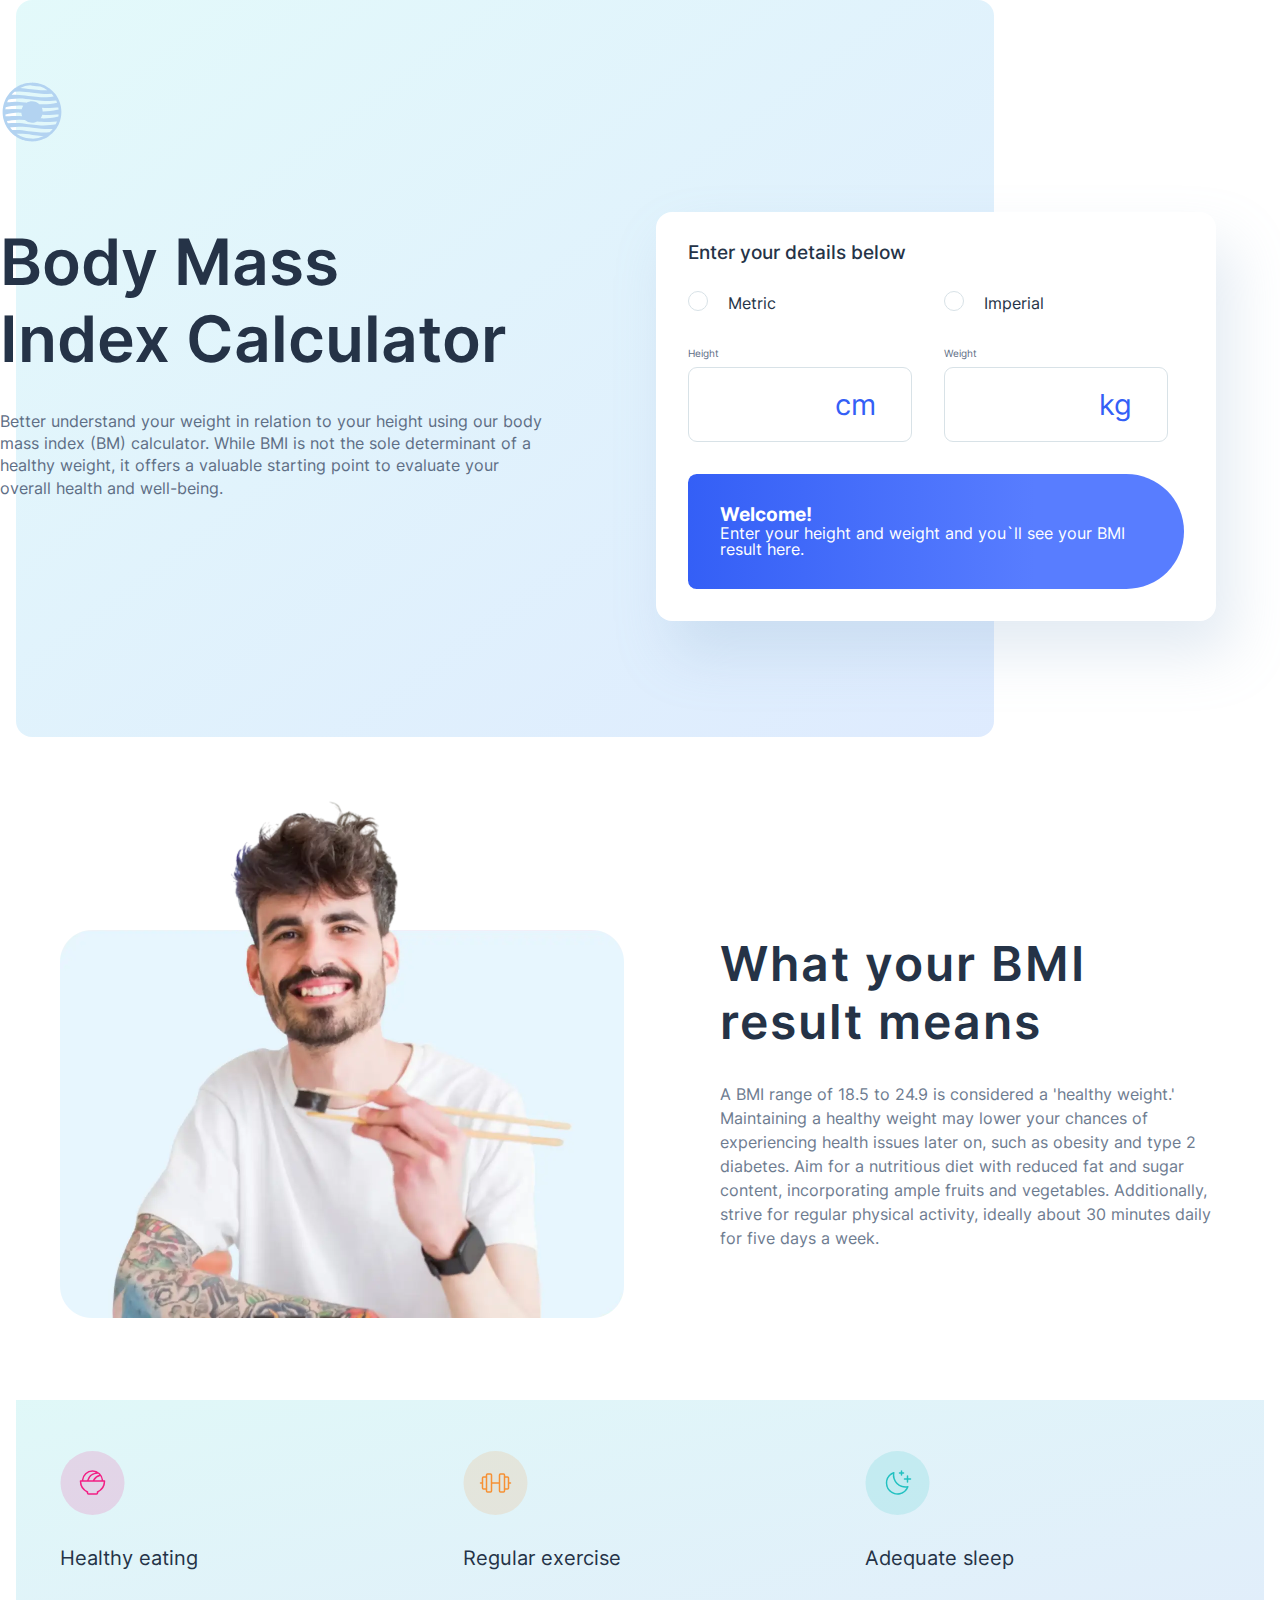
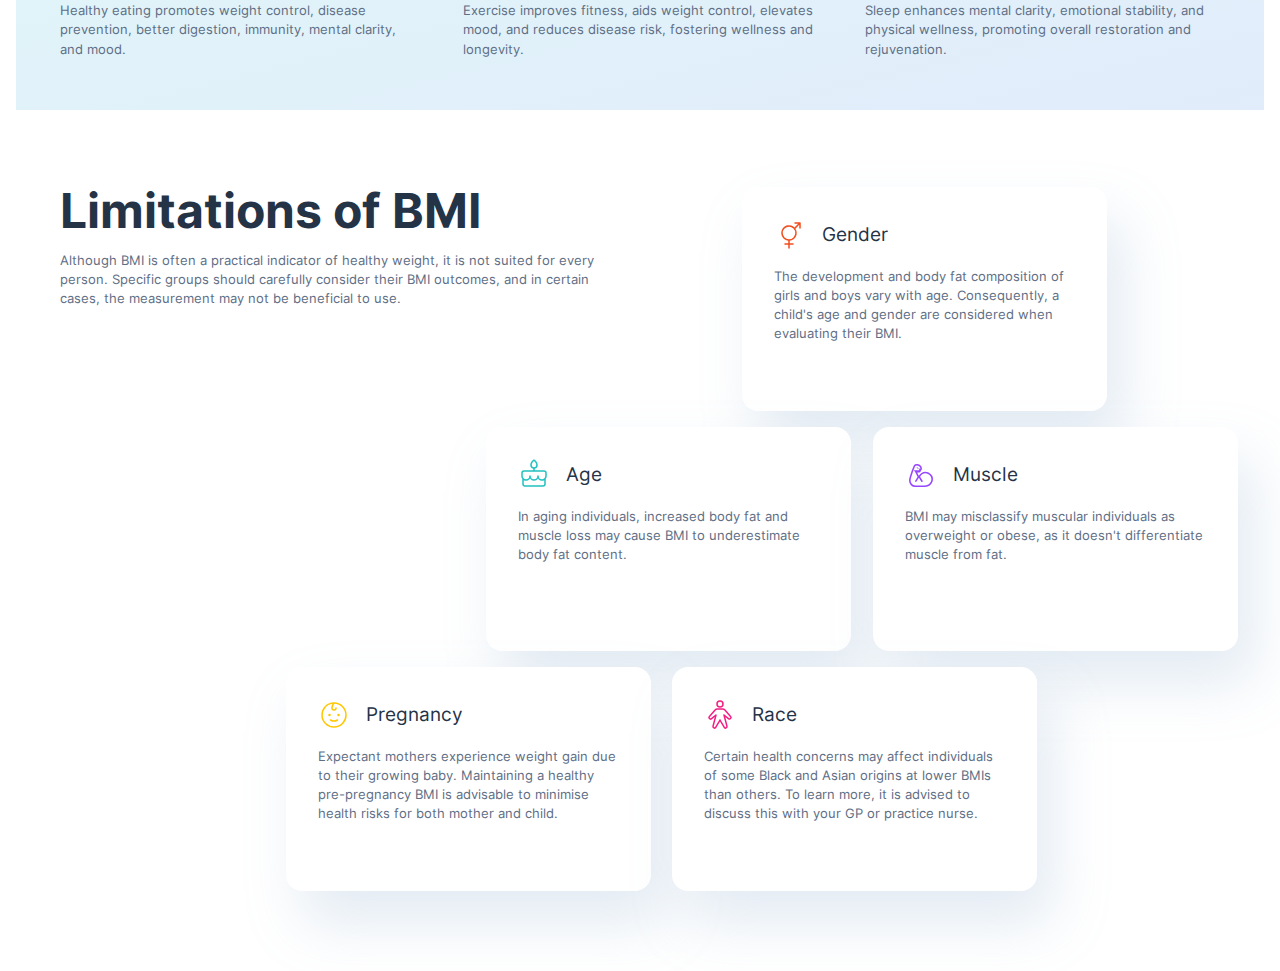
<file: index.html>
<!DOCTYPE html>
<html lang="en">
  <head>
    <meta charset="UTF-8" />
    <meta name="viewport" content="width=device-width, initial-scale=1.0" />

    <link
      rel="icon"
      type="image/png"
      sizes="32x32"
      href="./assets/images/favicon-32x32.png"
    />
    <link href="style.css" rel="stylesheet" />
    <link href="/general.css" rel="stylesheet" />

    <title>Frontend Mentor | Body Mass Index Calculator</title>
  </head>
  <body>
    <main>
     
        <section class= " container hero">
          <div class="hero-description">
            <img class="hero-logo" src="./assets/images/logo.svg" />
            <h1 class="hero-title">
              Body Mass<br />
              Index Calculator
            </h1>

            <p>
              Better understand your weight in relation to your height using our
              body mass index (BM) calculator. While BMI is not the sole
              determinant of a healthy weight, it offers a valuable starting point
              to evaluate your overall health and well-being.
            </p>
          </div>
          <div class="hero-bmi-calculator">
            <h3 >Enter your details below</h3>
            <form class="bmi-form">
              <label class="custom-radio-btn" for="metric">Metric
                <input type="radio" id="metric"  name="unit" required>
                <span class="circle"></span>
              </label>
              <label class="custom-radio-btn">Imperial
                <input type="radio" id="imperial" name="unit" required>
                <span class="circle"></span>
              </label>
                <div>
                  <label class="label-down" for="height">Height</label>
                  <input class="custom-input" type="text" id="height" placeholder="cm" required/>
                </div>
                <div>
                  <label class="label-down" for="weight">Weight</label>
                  <input class="custom-input" type="text" id="weight" placeholder="kg" required/>
                </div>
            </form> 
              <div class="welcome-note">
                <div class="welcome">
                  <h3>Welcome!</h3>
                  <p>
                    Enter your height and weight and you`ll see your BMI result here.
                  </p>
              </div>
              <div class="result">
                <div>
                  <p class="result-text">Your BMI is...</p>
                  <span class="result-value">23.4</span>
                </div>
                <div>
                <p>
                  Your BMI suggests you're <span class="result-message"></span>  Your ideal weight is
                  <span class="result-ideal"></span>
                </p>
              </div>
          </div>
        </section>

        <section class="your-result">
          <figure class="your-result-img">
            <img src="./assets/images/image-man-eating.webp" alt="Photo of 
            man eating"/>
          </figure>
          <div class="your-result-text">
            <h2>What your BMI result means</h2>
            <p>A BMI range of 18.5 to 24.9 is considered a
              'healthy weight.' Maintaining a healthy weight may lower your chances of
              experiencing health issues later on, such as obesity and type 2 diabetes.
              Aim for a nutritious diet with reduced fat and sugar content,
              incorporating ample fruits and vegetables. Additionally, strive for
              regular physical activity, ideally about 30 minutes daily for five days a
              week.</p>
          </div>

        </section>

        <section class="tips-section">
         <div class="tip grid grid--3-cols ">
          <div class="tips">
            <img src="/assets/images/icon-eating.svg" alt="healthy eating">
            <p class="tips-title">Healthy eating</p>
            <p class="tips-text">Healthy eating promotes weight control, disease
              prevention, better digestion, immunity, mental clarity, and mood.</p>
          </div>
          <div class="tips">
            <img src="/assets/images/icon-exercise.svg" alt="regular exercise">
            <p class="tips-title">Regular
              exercise</p>
            <p class="tips-text">Exercise improves fitness, aids weight control, elevates mood,
              and reduces disease risk, fostering wellness and longevity.</p>
          </div>
          <div class="tips">
            <img src="/assets/images/icon-sleep.svg" alt="adequate sleep">
            <p class="tips-title">Adequate sleep</p>
            <p class="tips-text">Sleep enhances mental clarity, emotional stability, and physical wellness,
              promoting overall restoration and rejuvenation.</p>
          </div>
        </div>
        </section>



      <section class="limitation-section">
        <div class="grid limitation">
        
          <div class="limit">
            <h2>Limitations of BMI</h2>
            <p class="limit-text">Although BMI is often a practical indicator of healthy weight, it is not
              suited for every person. Specific groups should carefully consider their
              BMI outcomes, and in certain cases, the measurement may not be beneficial
              to use.</p>
          </div>
          <div class="limit-box limit-gender">
            <div class="spacing">
              <img src="/assets/images/icon-gender.svg" alt="Gender">
              <p class="limit-title">Gender</p>
          </div>
            <p class="limit-text">The development and body fat composition of girls and boys
              vary with age. Consequently, a child's age and gender are considered when
              evaluating their BMI.</p>
          </div>
          <div class="limit-box limit-age">
            <div class="spacing">
              <img src="/assets/images/icon-age.svg" alt="Age">
              <p class="limit-title">Age</p>
           </div>
            <p class="limit-text">In aging individuals, increased body fat and
              muscle loss may cause BMI to underestimate body fat content.</p>
          </div>
          <div class="limit-box limit-muscle">
            <div class="spacing">
              <img src="/assets/images/icon-muscle.svg" alt="muscle">
              <p class="limit-title">Muscle</p>
           </div>
            <p class="limit-text">BMI
              may misclassify muscular individuals as overweight or obese, as it doesn't
              differentiate muscle from fat.</p>
          </div>
          <div class="limit-box limit-pregnancy">
            <div class="spacing">
              <img src="/assets/images/icon-pregnancy.svg" alt="Pregnancy">
              <p class="limit-title">Pregnancy</p>
           </div>
            <p class="limit-text">Expectant mothers experience
              weight gain due to their growing baby. Maintaining a healthy pre-pregnancy
              BMI is advisable to minimise health risks for both mother and child.</p>
          </div>
          <div class="limit-box limit-race">
            <div class="spacing">
              <img src="/assets/images/icon-race.svg" alt="Muscle">
              <p class="limit-title">Race</p>
           </div>
            <p class="limit-text">Certain health concerns may affect individuals of some Black and Asian
              origins at lower BMIs than others. To learn more, it is advised to discuss
              this with your GP or practice nurse.</p>
          </div>
        </div>
      </section>
    </main>
    </div>

    <script src="/script.js"></script>
  </body>
</html>
</file>
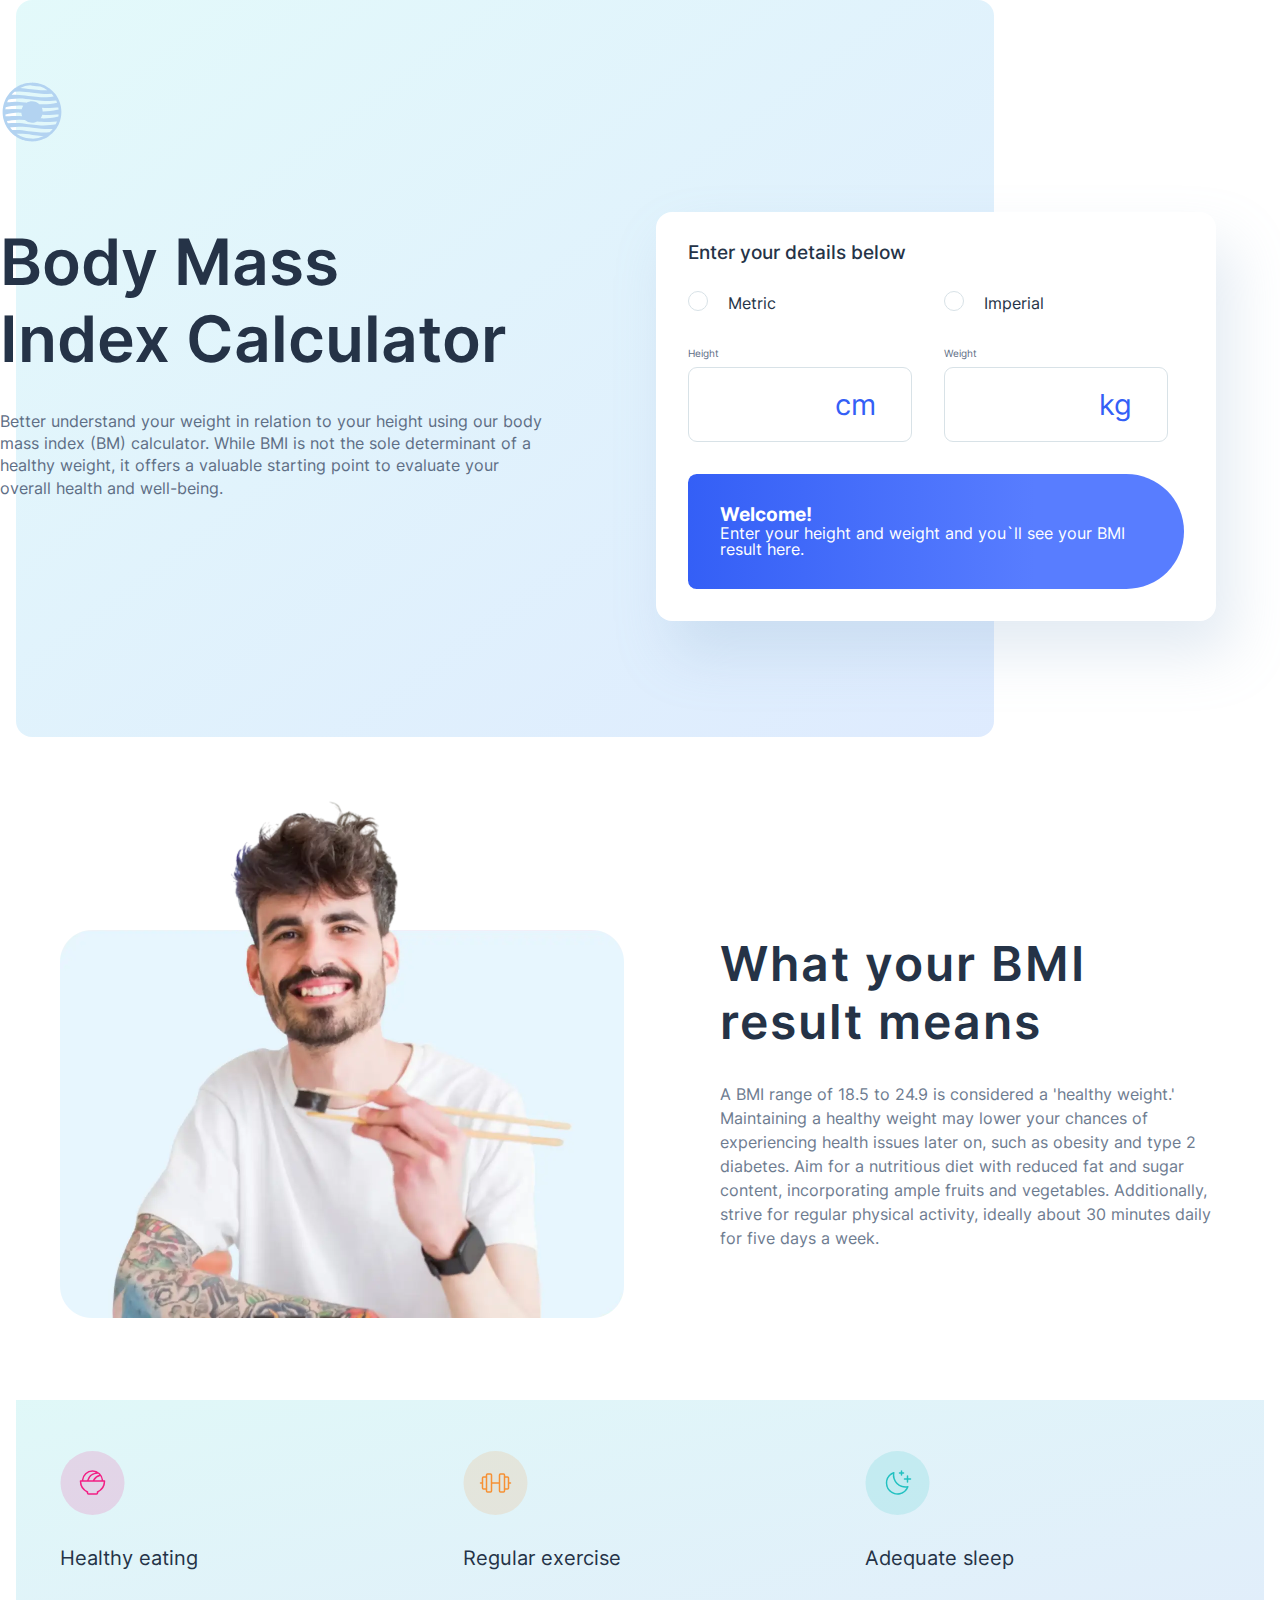
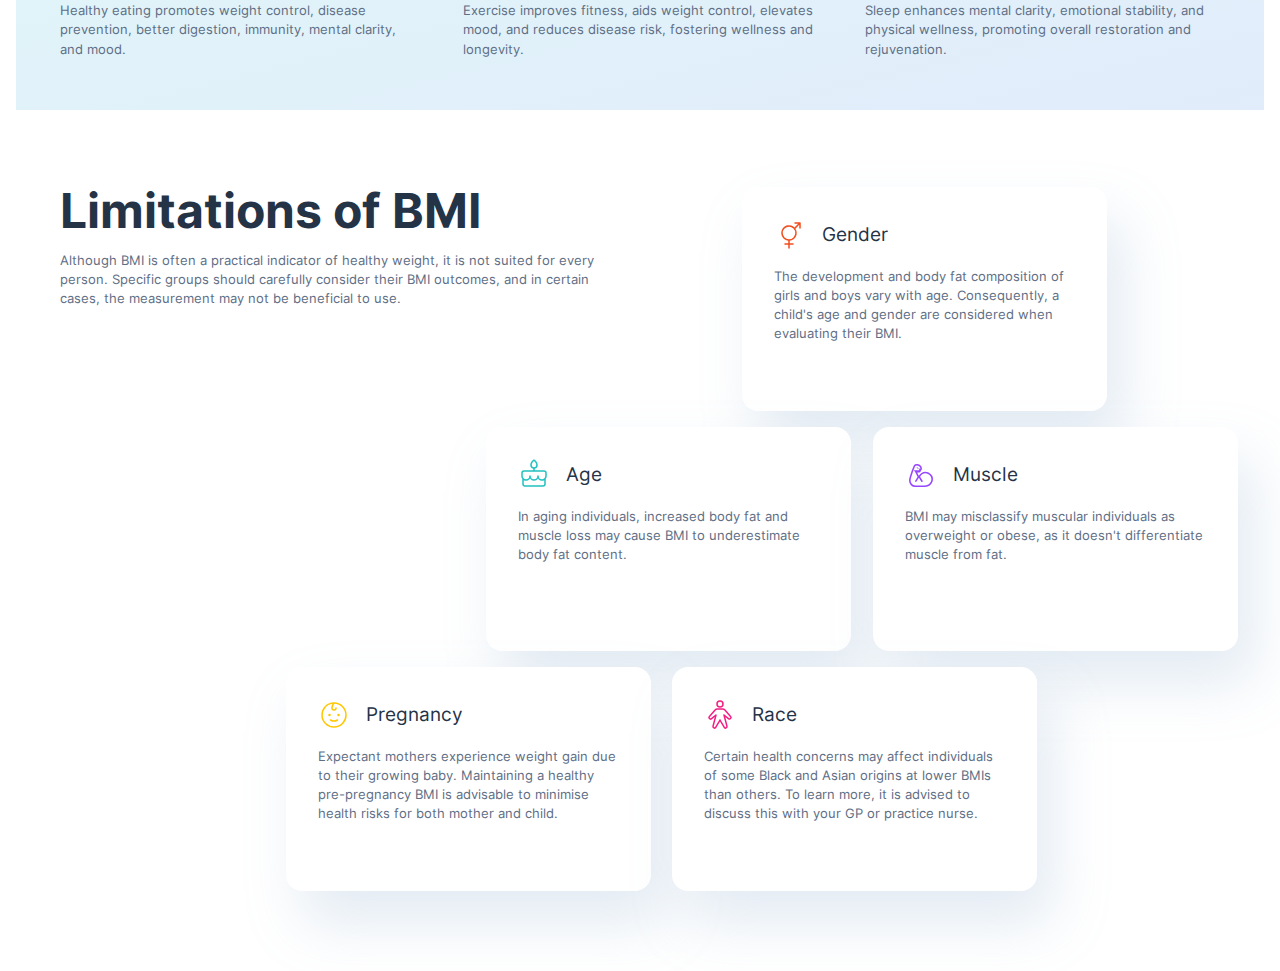
<file: starter-code/index.html>
<!DOCTYPE html>
<html lang="en">
  <head>
    <meta charset="UTF-8" />
    <meta name="viewport" content="width=device-width, initial-scale=1.0" />

    <link
      rel="icon"
      type="image/png"
      sizes="32x32"
      href="./assets/images/favicon-32x32.png"
    />
    <link href="style.css" rel="stylesheet" />
    <link href="/general.css" rel="stylesheet" />

    <title>Frontend Mentor | Body Mass Index Calculator</title>
  </head>
  <body>
    <main>
     
        <section class= " container hero">
          <div class="hero-description">
            <img class="hero-logo" src="./assets/images/logo.svg" />
            <h1 class="hero-title">
              Body Mass<br />
              Index Calculator
            </h1>

            <p>
              Better understand your weight in relation to your height using our
              body mass index (BM) calculator. While BMI is not the sole
              determinant of a healthy weight, it offers a valuable starting point
              to evaluate your overall health and well-being.
            </p>
          </div>
          <div class="hero-bmi-calculator">
            <h3 >Enter your details below</h3>
            <form class="bmi-form">
              <label class="custom-radio-btn" for="metric">Metric
                <input type="radio" id="metric"  name="unit" required>
                <span class="circle"></span>
              </label>
              <label class="custom-radio-btn">Imperial
                <input type="radio" id="imperial" name="unit" required>
                <span class="circle"></span>
              </label>
                <div>
                  <label class="label-down" for="height">Height</label>
                  <input class="custom-input" type="text" id="height" placeholder="cm" required/>
                </div>
                <div>
                  <label class="label-down" for="weight">Weight</label>
                  <input class="custom-input" type="text" id="weight" placeholder="kg" required/>
                </div>
            </form> 
              <div class="welcome-note">
                <div class="welcome">
                  <h3>Welcome!</h3>
                  <p>
                    Enter your height and weight and you`ll see your BMI result here.
                  </p>
              </div>
              <div class="result">
                <div>
                  <p class="result-text">Your BMI is...</p>
                  <span class="result-value">23.4</span>
                </div>
                <div>
                <p>
                  Your BMI suggests you're <span class="result-message"></span>  Your ideal weight is
                  <span class="result-ideal"></span>
                </p>
              </div>
          </div>
        </section>

        <section class="your-result">
          <figure class="your-result-img">
            <img src="./assets/images/image-man-eating.webp" alt="Photo of 
            man eating"/>
          </figure>
          <div class="your-result-text">
            <h2>What your BMI result means</h2>
            <p>A BMI range of 18.5 to 24.9 is considered a
              'healthy weight.' Maintaining a healthy weight may lower your chances of
              experiencing health issues later on, such as obesity and type 2 diabetes.
              Aim for a nutritious diet with reduced fat and sugar content,
              incorporating ample fruits and vegetables. Additionally, strive for
              regular physical activity, ideally about 30 minutes daily for five days a
              week.</p>
          </div>

        </section>

        <section class="tips-section">
         <div class="tip grid grid--3-cols ">
          <div class="tips">
            <img src="/starter-code/assets/images/icon-eating.svg" alt="healthy eating">
            <p class="tips-title">Healthy eating</p>
            <p class="tips-text">Healthy eating promotes weight control, disease
              prevention, better digestion, immunity, mental clarity, and mood.</p>
          </div>
          <div class="tips">
            <img src="/starter-code/assets/images/icon-exercise.svg" alt="regular exercise">
            <p class="tips-title">Regular
              exercise</p>
            <p class="tips-text">Exercise improves fitness, aids weight control, elevates mood,
              and reduces disease risk, fostering wellness and longevity.</p>
          </div>
          <div class="tips">
            <img src="/starter-code/assets/images/icon-sleep.svg" alt="adequate sleep">
            <p class="tips-title">Adequate sleep</p>
            <p class="tips-text">Sleep enhances mental clarity, emotional stability, and physical wellness,
              promoting overall restoration and rejuvenation.</p>
          </div>
        </div>
        </section>



      <section class="limitation-section">
        <div class="grid limitation">
        
          <div class="limit">
            <h2>Limitations of BMI</h2>
            <p class="limit-text">Although BMI is often a practical indicator of healthy weight, it is not
              suited for every person. Specific groups should carefully consider their
              BMI outcomes, and in certain cases, the measurement may not be beneficial
              to use.</p>
          </div>
          <div class="limit-box limit-gender">
            <div class="spacing">
              <img src="/starter-code/assets/images/icon-gender.svg" alt="Gender">
              <p class="limit-title">Gender</p>
          </div>
            <p class="limit-text">The development and body fat composition of girls and boys
              vary with age. Consequently, a child's age and gender are considered when
              evaluating their BMI.</p>
          </div>
          <div class="limit-box limit-age">
            <div class="spacing">
              <img src="/starter-code/assets/images/icon-age.svg" alt="Age">
              <p class="limit-title">Age</p>
           </div>
            <p class="limit-text">In aging individuals, increased body fat and
              muscle loss may cause BMI to underestimate body fat content.</p>
          </div>
          <div class="limit-box limit-muscle">
            <div class="spacing">
              <img src="/starter-code/assets/images/icon-muscle.svg" alt="muscle">
              <p class="limit-title">Muscle</p>
           </div>
            <p class="limit-text">BMI
              may misclassify muscular individuals as overweight or obese, as it doesn't
              differentiate muscle from fat.</p>
          </div>
          <div class="limit-box limit-pregnancy">
            <div class="spacing">
              <img src="/starter-code/assets/images/icon-pregnancy.svg" alt="Pregnancy">
              <p class="limit-title">Pregnancy</p>
           </div>
            <p class="limit-text">Expectant mothers experience
              weight gain due to their growing baby. Maintaining a healthy pre-pregnancy
              BMI is advisable to minimise health risks for both mother and child.</p>
          </div>
          <div class="limit-box limit-race">
            <div class="spacing">
              <img src="/starter-code/assets/images/icon-race.svg" alt="Muscle">
              <p class="limit-title">Race</p>
           </div>
            <p class="limit-text">Certain health concerns may affect individuals of some Black and Asian
              origins at lower BMIs than others. To learn more, it is advised to discuss
              this with your GP or practice nurse.</p>
          </div>
        </div>
      </section>
    </main>
    </div>

    <script src="/script.js"></script>
  </body>
</html>
</file>
<file: style.css>
@font-face {
  font-family: "Inter";
  src: url("./assets/fonts/Inter-VariableFont_slnt,wght.ttf");
}

* {
  margin: 0;
  padding: 0;
  font-family: "Inter", sans-serif;
  box-sizing: border-box;
}

html {
  font-size: 16px;
}

body {
  line-height: 1;
  font-weight: 400;
  color: #5e6e85;
}

.container {
  max-width: 1440px;
  margin: 0 auto;
}

.hero-logo {
  width: 64px;
  height: 64px;
  margin-top: 2rem;
}

.hero {
  min-height: 737px;
  display: grid;
  grid-template-columns: 1fr 1fr;
  gap: 2rem;
  margin-top: 3rem;
}

.hero::before,
.hero::after {
  content: "";
  position: absolute;
  border-radius: 1rem;
  top: 0;
  left: 1rem;
}

.hero::before {
  width: 978px;
  height: 737px;
  background: linear-gradient(
    to right bottom,
    rgba(220, 248, 249, 0.8) 0%,
    rgba(214, 230, 254, 0.8) 100%
  );

  z-index: -1;
}

.hero-description {
  display: flex;
  flex-direction: column;
  gap: 2rem;
  max-width: 55ch;
  text-align: left;
}

.hero-title {
  font-size: 4rem;
  color: #253347;
  margin-top: 3rem;
  line-height: 1.2;
  font-weight: 600;
}

.hero-description > p {
  line-height: 1.4;
}

.hero-bmi-calculator {
  max-width: 35rem;
  padding: 2rem;
  background-color: #fff;
  justify-self: left;
  align-self: center;
  color: #253347;
  border-radius: 16px;
  box-shadow: 16px 32px 56px 0 rgba(143, 174, 207, 0.25);
}
.hero-bmi-calculator > h3 {
  font-weight: 500;
}
.bmi-form {
  display: grid;
  grid-template-columns: 1fr 1fr;
  column-gap: 1rem;
  row-gap: 2.4rem;
  margin: 2rem auto;
}

.bmi-form .label-down {
  display: block;
  font-size: 0.6rem;
  color: #5e6e85;
  margin-bottom: 0.5rem;
}

.custom-radio-btn {
  display: inline-block;
  position: relative;
  cursor: pointer;
  user-select: none;
  padding-left: 40px;
}

.custom-radio-btn input[type="radio"] {
  display: none;
}

.custom-radio-btn .circle {
  display: inline-block;
  width: 20px;
  height: 20px;
  background-color: #fff;
  position: absolute;
  left: 0;
  top: -4px;
  border-radius: 50%;
  border: 1px solid #d8e2e7;
}

.custom-radio-btn input[type="radio"]:checked + .circle {
  background-color: #d8e2e7;
}
.custom-radio-btn input[type="radio"]:checked + .circle::after {
  content: "";
  height: 10px;
  width: 10px;
  background-color: #345ff6;
  position: absolute;
  border-radius: 50%;
  left: 50%;
  top: 50%;
  transform: translate(-50%, -50%);
}

.custom-input {
  width: 14rem;
  padding: 1.2rem;
  font-size: 1.8rem;
  font-family: inherit;

  border-radius: 9px;
  border: 1px solid #d8e2e7;
}

.custom-input :checked {
  background-color: #345ff6;
}
.bmi-form input::placeholder {
  color: #345ff6;
  text-align: right;
  margin-right: 1rem;
}

.welcome-note {
  width: min(500px, 100%);
  background: linear-gradient(to right, #345ff6, #587dff 70%);
  border-radius: 9px 60px 60px 9px;
  color: #fff;
  padding: 2rem;
  text-align: left;
  display: flex;
  flex-direction: column;
  justify-content: center;
  row-gap: 1rem;
}

.welcome {
}

.result {
  max-width: 89%;
  min-height: 10.3rem;
  background: linear-gradient(to right, #345ff6, #587dff 70%);
  border-radius: 9px 40px 40px 9px;
  color: #fff;
  display: grid;
  grid-template-columns: 1fr 1fr;
  padding: 2rem;

  display: none;
}

/* YOUR RESULT SECTION*/

.your-result {
  max-width: 72.5rem;
  min-height: 33.3rem;
  margin: 0 auto;
  display: grid;
  grid-template-columns: 1fr 1fr;
  column-gap: 6rem;
  margin-bottom: 5rem;
}

.your-result-img img {
  width: 564px;
  height: 533px;
}

.your-result-text {
  width: 100%;
  display: flex;
  flex-direction: column;
  align-items: left;
  justify-content: center;
  flex-wrap: wrap;
  gap: 2rem;
  margin-top: 5rem;
}

.your-result-text > h2 {
  font-size: 3rem;
  line-height: 1.2;
  font-weight: 600;
  letter-spacing: 2px;
  color: #253347;
}

.your-result-text > p {
  line-height: 150%;
  opacity: 0.9;
}

/* TIPS SECTION*/

.tips-section {
  background: linear-gradient(
    to right bottom,
    rgba(216, 246, 246, 0.8) 0%,
    rgba(218, 231, 250, 0.8) 100%
  );

  margin: 0 1rem 4.8rem;
  overflow: hidden;
}

.tip {
  width: 72.5rem;
  padding: 3.2rem 0;
  margin: 0 auto;
  column-gap: 3rem;
  justify-items: start;
}

.tips {
  display: flex;
  flex-direction: column;
  gap: 2rem;
  justify-content: start;
  margin: 0 auto;
}

.tips > img {
  width: 65px;
  height: 64px;
}

.tips-title {
  font-size: 1.25rem;
  line-height: 110%;
  color: #253347;
}

.tips-text {
  font-size: 0.8rem;
  line-height: 150%;
}

/* Limitation SECTION*/

.limitation-section {
  max-width: 72.5rem;
  margin: 0 auto;
  margin-bottom: 5rem;
}

.limitation {
  grid-template: repeat(3, 1fr) / 210px 370px 370px 210px;
  gap: 1rem;
}

.limit-box {
  width: 22.8rem;
  height: 14rem;
  background-color: #fff;
  box-shadow: 16px 32px 56px 0 rgb(143, 175, 209, 25%);
  border-radius: 16px;
  padding: 2rem;
  display: flex;
  flex-direction: column;
  gap: 1rem;
}

.spacing {
  display: flex;
  gap: 1rem;
  align-items: center;
}

.limit-box > img {
  width: 32px;
  height: 32px;
  display: block;
}

.limit > h2 {
  font-size: 3rem;
  color: #253347;
}

.limit {
  grid-area: 1/1 /2 / span 2;
  width: 54ch;
  display: flex;
  flex-direction: column;
  gap: 1rem;
}

.limit-title {
  font-size: 1.2rem;
  color: #253347;
}

.limit-text {
  font-size: 0.8rem;
  line-height: 150%;
}

.limit-gender {
  grid-area: 1/3/2 / span 2;
  align-self: end;
  transform: translateX(70px);
}

.limit-age {
  grid-area: 2/2/3/3;
  transform: translateX(200px);
}

.limit-muscle {
  grid-area: 2/3/3 / span 2;
  justify-self: end;
  transform: translateX(-30px);
}

.limit-pregnancy {
  grid-area: 3/2/4/3;
  z-index: 2;
}

.limit-race {
  grid-area: 3/3/4/4;
  z-index: 2;
}
</file>
<file: general.css>
/**********************/
/* GENERAL COMPONENTS */
/**********************/

.grid {
  display: grid;
}

.grid:not(:last-child) {
  margin-bottom: 9.6rem;
}

.grid--2-cols {
  grid-template-columns: repeat(2, 1fr);
}

.grid--3-cols {
  grid-template-columns: repeat(3, 1fr);
}
</file>
<file: starter-code/style.css>
@font-face {
  font-family: "Inter";
  src: url("./assets/fonts/Inter-VariableFont_slnt,wght.ttf");
}

* {
  margin: 0;
  padding: 0;
  font-family: "Inter", sans-serif;
  box-sizing: border-box;
}

html {
  font-size: 16px;
}

body {
  line-height: 1;
  font-weight: 400;
  color: #5e6e85;
}

.container {
  max-width: 1440px;
  margin: 0 auto;
}

.hero-logo {
  width: 64px;
  height: 64px;
  margin-top: 2rem;
}

.hero {
  min-height: 737px;
  display: grid;
  grid-template-columns: 1fr 1fr;
  gap: 2rem;
  margin-top: 3rem;
}

.hero::before,
.hero::after {
  content: "";
  position: absolute;
  border-radius: 1rem;
  top: 0;
  left: 1rem;
}

.hero::before {
  width: 978px;
  height: 737px;
  background: linear-gradient(
    to right bottom,
    rgba(220, 248, 249, 0.8) 0%,
    rgba(214, 230, 254, 0.8) 100%
  );

  z-index: -1;
}

.hero-description {
  display: flex;
  flex-direction: column;
  gap: 2rem;
  max-width: 55ch;
  text-align: left;
}

.hero-title {
  font-size: 4rem;
  color: #253347;
  margin-top: 3rem;
  line-height: 1.2;
  font-weight: 600;
}

.hero-description > p {
  line-height: 1.4;
}

.hero-bmi-calculator {
  max-width: 35rem;
  padding: 2rem;
  background-color: #fff;
  justify-self: left;
  align-self: center;
  color: #253347;
  border-radius: 16px;
  box-shadow: 16px 32px 56px 0 rgba(143, 174, 207, 0.25);
}
.hero-bmi-calculator > h3 {
  font-weight: 500;
}
.bmi-form {
  display: grid;
  grid-template-columns: 1fr 1fr;
  column-gap: 1rem;
  row-gap: 2.4rem;
  margin: 2rem auto;
}

.bmi-form .label-down {
  display: block;
  font-size: 0.6rem;
  color: #5e6e85;
  margin-bottom: 0.5rem;
}

.custom-radio-btn {
  display: inline-block;
  position: relative;
  cursor: pointer;
  user-select: none;
  padding-left: 40px;
}

.custom-radio-btn input[type="radio"] {
  display: none;
}

.custom-radio-btn .circle {
  display: inline-block;
  width: 20px;
  height: 20px;
  background-color: #fff;
  position: absolute;
  left: 0;
  top: -4px;
  border-radius: 50%;
  border: 1px solid #d8e2e7;
}

.custom-radio-btn input[type="radio"]:checked + .circle {
  background-color: #d8e2e7;
}
.custom-radio-btn input[type="radio"]:checked + .circle::after {
  content: "";
  height: 10px;
  width: 10px;
  background-color: #345ff6;
  position: absolute;
  border-radius: 50%;
  left: 50%;
  top: 50%;
  transform: translate(-50%, -50%);
}

.custom-input {
  width: 14rem;
  padding: 1.2rem;
  font-size: 1.8rem;
  font-family: inherit;

  border-radius: 9px;
  border: 1px solid #d8e2e7;
}

.custom-input :checked {
  background-color: #345ff6;
}
.bmi-form input::placeholder {
  color: #345ff6;
  text-align: right;
  margin-right: 1rem;
}

.welcome-note {
  width: min(500px, 100%);
  background: linear-gradient(to right, #345ff6, #587dff 70%);
  border-radius: 9px 60px 60px 9px;
  color: #fff;
  padding: 2rem;
  text-align: left;
  display: flex;
  flex-direction: column;
  justify-content: center;
  row-gap: 1rem;
}

.welcome {
}

.result {
  max-width: 89%;
  min-height: 10.3rem;
  background: linear-gradient(to right, #345ff6, #587dff 70%);
  border-radius: 9px 40px 40px 9px;
  color: #fff;
  display: grid;
  grid-template-columns: 1fr 1fr;
  padding: 2rem;

  display: none;
}

/* YOUR RESULT SECTION*/

.your-result {
  max-width: 72.5rem;
  min-height: 33.3rem;
  margin: 0 auto;
  display: grid;
  grid-template-columns: 1fr 1fr;
  column-gap: 6rem;
  margin-bottom: 5rem;
}

.your-result-img img {
  width: 564px;
  height: 533px;
}

.your-result-text {
  width: 100%;
  display: flex;
  flex-direction: column;
  align-items: left;
  justify-content: center;
  flex-wrap: wrap;
  gap: 2rem;
  margin-top: 5rem;
}

.your-result-text > h2 {
  font-size: 3rem;
  line-height: 1.2;
  font-weight: 600;
  letter-spacing: 2px;
  color: #253347;
}

.your-result-text > p {
  line-height: 150%;
  opacity: 0.9;
}

/* TIPS SECTION*/

.tips-section {
  background: linear-gradient(
    to right bottom,
    rgba(216, 246, 246, 0.8) 0%,
    rgba(218, 231, 250, 0.8) 100%
  );

  margin: 0 1rem 4.8rem;
  overflow: hidden;
}

.tip {
  width: 72.5rem;
  padding: 3.2rem 0;
  margin: 0 auto;
  column-gap: 3rem;
  justify-items: start;
}

.tips {
  display: flex;
  flex-direction: column;
  gap: 2rem;
  justify-content: start;
  margin: 0 auto;
}

.tips > img {
  width: 65px;
  height: 64px;
}

.tips-title {
  font-size: 1.25rem;
  line-height: 110%;
  color: #253347;
}

.tips-text {
  font-size: 0.8rem;
  line-height: 150%;
}

/* Limitation SECTION*/

.limitation-section {
  max-width: 72.5rem;
  margin: 0 auto;
  margin-bottom: 5rem;
}

.limitation {
  grid-template: repeat(3, 1fr) / 210px 370px 370px 210px;
  gap: 1rem;
}

.limit-box {
  width: 22.8rem;
  height: 14rem;
  background-color: #fff;
  box-shadow: 16px 32px 56px 0 rgb(143, 175, 209, 25%);
  border-radius: 16px;
  padding: 2rem;
  display: flex;
  flex-direction: column;
  gap: 1rem;
}

.spacing {
  display: flex;
  gap: 1rem;
  align-items: center;
}

.limit-box > img {
  width: 32px;
  height: 32px;
  display: block;
}

.limit > h2 {
  font-size: 3rem;
  color: #253347;
}

.limit {
  grid-area: 1/1 /2 / span 2;
  width: 54ch;
  display: flex;
  flex-direction: column;
  gap: 1rem;
}

.limit-title {
  font-size: 1.2rem;
  color: #253347;
}

.limit-text {
  font-size: 0.8rem;
  line-height: 150%;
}

.limit-gender {
  grid-area: 1/3/2 / span 2;
  align-self: end;
  transform: translateX(70px);
}

.limit-age {
  grid-area: 2/2/3/3;
  transform: translateX(200px);
}

.limit-muscle {
  grid-area: 2/3/3 / span 2;
  justify-self: end;
  transform: translateX(-30px);
}

.limit-pregnancy {
  grid-area: 3/2/4/3;
  z-index: 2;
}

.limit-race {
  grid-area: 3/3/4/4;
  z-index: 2;
}
</file>
